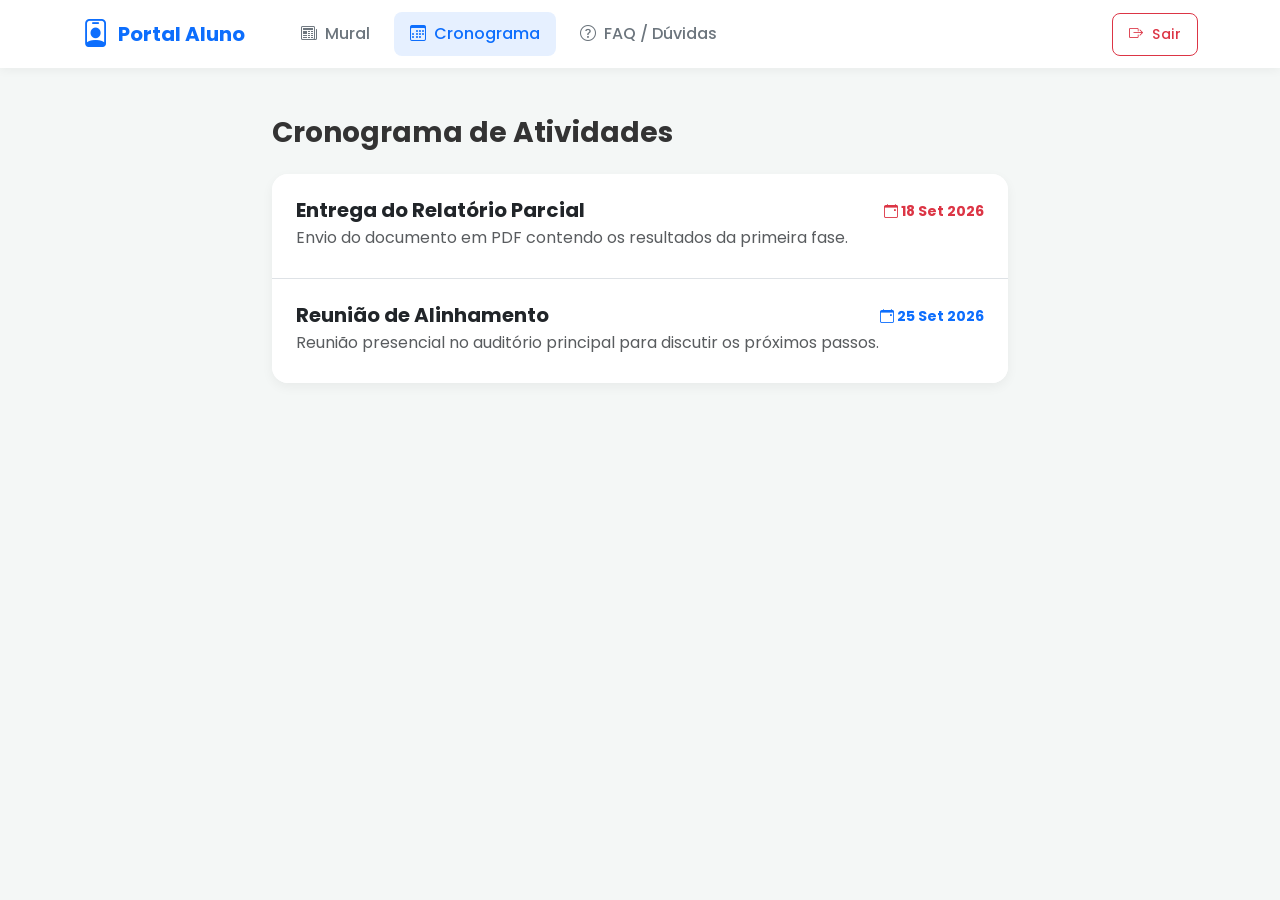
<file: MaisCoordenador1/cronograma_aluno.html>
<!DOCTYPE html>
<html lang="pt-BR">
<head>
    <meta charset="UTF-8">
    <meta name="viewport" content="width=device-width, initial-scale=1.0">
    <title>Cronograma - Portal do Aluno</title>
    <link href="https://cdn.jsdelivr.net/npm/bootstrap@5.3.2/dist/css/bootstrap.min.css" rel="stylesheet">
    <link href="https://cdn.jsdelivr.net/npm/bootstrap-icons@1.11.1/font/bootstrap-icons.css" rel="stylesheet">
    <link href="estilo.css" rel="stylesheet">
</head>
<body>
    <!-- NAVBAR -->
    <nav class="navbar navbar-expand-lg navbar-aluno sticky-top">
        <div class="container">
            <a class="navbar-brand d-flex align-items-center gap-2 fw-bold text-primary" href="painel_aluno.html">
                <i class="bi bi-person-badge fs-3"></i> Portal Aluno
            </a>
            <button class="navbar-toggler" type="button" data-bs-toggle="collapse" data-bs-target="#menu">
                <span class="navbar-toggler-icon"></span>
            </button>
            <div class="collapse navbar-collapse" id="menu">
                <ul class="navbar-nav me-auto mb-2 mb-lg-0 ms-4 gap-2">
                    <li class="nav-item"><a class="nav-link" href="painel_aluno.html"><i class="bi bi-newspaper me-1"></i> Mural</a></li>
                    <li class="nav-item"><a class="nav-link active" href="cronograma_aluno.html"><i class="bi bi-calendar3 me-1"></i> Cronograma</a></li>
                    <li class="nav-item"><a class="nav-link" href="duvidas_aluno.html"><i class="bi bi-question-circle me-1"></i> FAQ / Dúvidas</a></li>
                </ul>
                <a href="index.html" class="btn btn-outline-danger btn-sm px-3"><i class="bi bi-box-arrow-right me-1"></i> Sair</a>
            </div>
        </div>
    </nav>

    <!-- CONTEÚDO DO CRONOGRAMA -->
    <div class="container mt-5 mb-5">
        <div class="row justify-content-center">
            <div class="col-12 col-lg-8">
                <h3 class="fw-bold mb-4">Cronograma de Atividades</h3>
                
                <div class="card p-0 overflow-hidden mb-4">
                    <div class="list-group list-group-flush">
                        <div class="list-group-item p-4">
                            <div class="d-flex w-100 justify-content-between align-items-center">
                                <h5 class="mb-1 fw-bold">Entrega do Relatório Parcial</h5>
                                <small class="text-danger fw-bold"><i class="bi bi-calendar-event"></i> 18 Set 2026</small>
                            </div>
                            <p class="mb-1 text-muted">Envio do documento em PDF contendo os resultados da primeira fase.</p>
                        </div>
                        <div class="list-group-item p-4">
                            <div class="d-flex w-100 justify-content-between align-items-center">
                                <h5 class="mb-1 fw-bold">Reunião de Alinhamento</h5>
                                <small class="text-primary fw-bold"><i class="bi bi-calendar-event"></i> 25 Set 2026</small>
                            </div>
                            <p class="mb-1 text-muted">Reunião presencial no auditório principal para discutir os próximos passos.</p>
                        </div>
                    </div>
                </div>
            </div>
        </div>
    </div>
    <script src="https://cdn.jsdelivr.net/npm/bootstrap@5.3.2/dist/js/bootstrap.bundle.min.js"></script>
</body>
</html>
</file>
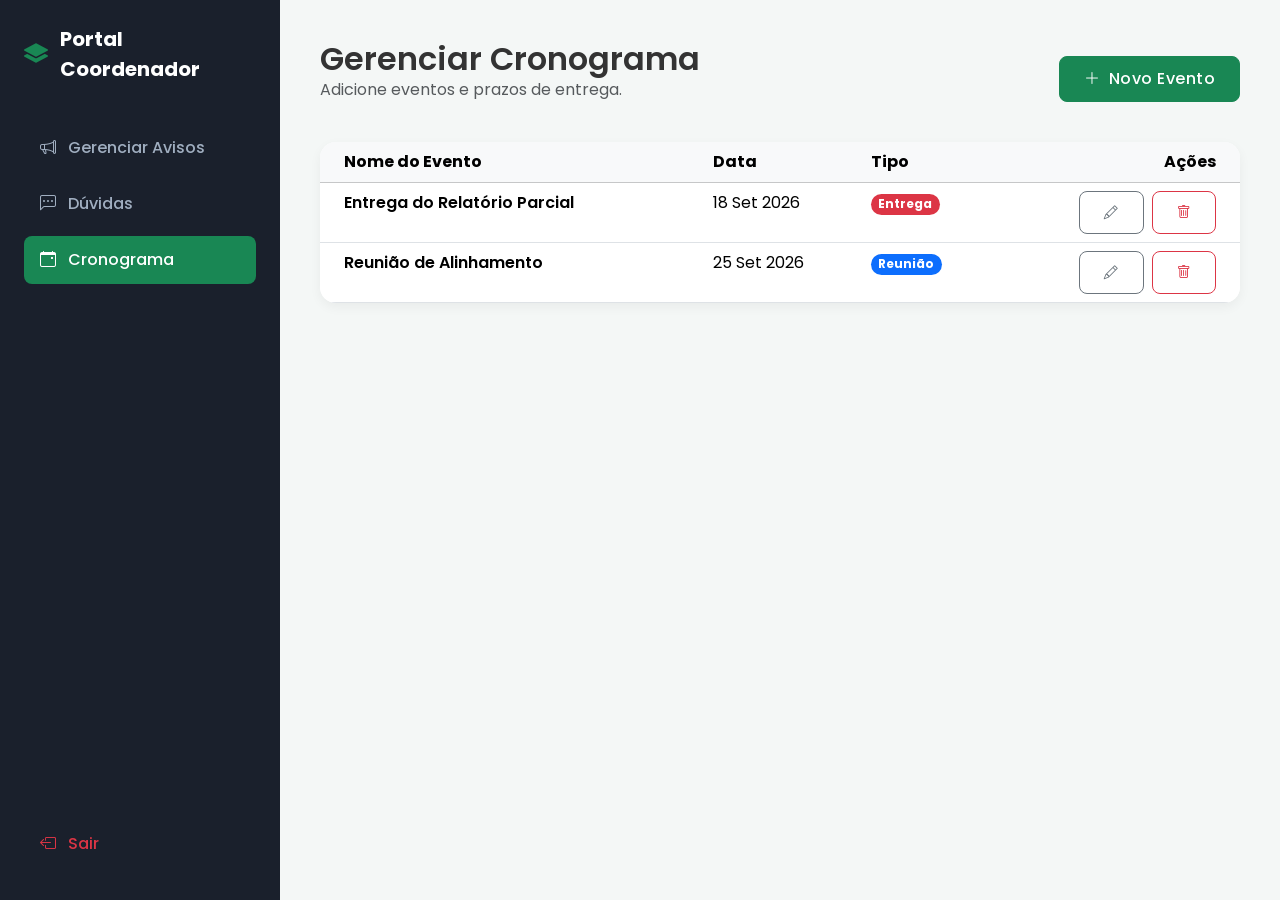
<file: MaisCoordenador1/cronograma_coord.html>
<!DOCTYPE html>
<html lang="pt-BR">
<head>
    <meta charset="UTF-8">
    <meta name="viewport" content="width=device-width, initial-scale=1.0">
    <title>Painel da Coordenação - Cronograma</title>
    <link href="https://cdn.jsdelivr.net/npm/bootstrap@5.3.2/dist/css/bootstrap.min.css" rel="stylesheet">
    <link href="https://cdn.jsdelivr.net/npm/bootstrap-icons@1.11.1/font/bootstrap-icons.css" rel="stylesheet">
    <link href="estilo.css" rel="stylesheet">
</head>
<body>
    <div class="dashboard-wrapper">
        <!-- SIDEBAR -->
        <div class="sidebar">
            <div class="brand"><i class="bi bi-layers-fill text-success fs-4"></i> Portal Coordenador</div>
            <nav class="nav flex-column mb-auto">
                <a href="painel_coord.html" class="nav-link-sidebar"><i class="bi bi-megaphone"></i> Gerenciar Avisos</a>
                <a href="duvidas_coord.html" class="nav-link-sidebar"><i class="bi bi-chat-left-dots"></i> Dúvidas</a>
                <a href="cronograma_coord.html" class="nav-link-sidebar active"><i class="bi bi-calendar-event"></i> Cronograma</a>
            </nav>
            <a href="index.html" class="nav-link-sidebar mt-auto text-danger"><i class="bi bi-box-arrow-left"></i> Sair</a>
        </div>

        <!-- CONTEÚDO -->
        <div class="main-content">
            <div class="d-flex justify-content-between align-items-center mb-4">
                <div>
                    <h2 class="mb-0">Gerenciar Cronograma</h2>
                    <p class="text-muted">Adicione eventos e prazos de entrega.</p>
                </div>
                <!-- Botão que abre o Modal de Novo Evento -->
                <button class="btn btn-success" data-bs-toggle="modal" data-bs-target="#modalNovoEvento">
                    <i class="bi bi-plus-lg me-2"></i>Novo Evento
                </button>
            </div>

            <div class="card p-0 overflow-hidden">
                <table class="table table-hover mb-0">
                    <thead class="table-light">
                        <tr>
                            <th class="ps-4">Nome do Evento</th>
                            <th>Data</th>
                            <th>Tipo</th>
                            <th class="text-end pe-4">Ações</th>
                        </tr>
                    </thead>
                    <tbody>
                        <tr>
                            <td class="ps-4 fw-semibold">Entrega do Relatório Parcial</td>
                            <td>18 Set 2026</td>
                            <td><span class="badge bg-danger rounded-pill">Entrega</span></td>
                            <td class="text-end pe-4">
                                <button class="btn btn-sm btn-outline-secondary me-1"><i class="bi bi-pencil"></i></button>
                                <button class="btn btn-sm btn-outline-danger"><i class="bi bi-trash"></i></button>
                            </td>
                        </tr>
                        <tr>
                            <td class="ps-4 fw-semibold">Reunião de Alinhamento</td>
                            <td>25 Set 2026</td>
                            <td><span class="badge bg-primary rounded-pill">Reunião</span></td>
                            <td class="text-end pe-4">
                                <button class="btn btn-sm btn-outline-secondary me-1"><i class="bi bi-pencil"></i></button>
                                <button class="btn btn-sm btn-outline-danger"><i class="bi bi-trash"></i></button>
                            </td>
                        </tr>
                    </tbody>
                </table>
            </div>
        </div>
    </div>

    <!-- MODAL: NOVO EVENTO -->
    <div class="modal fade" id="modalNovoEvento" tabindex="-1">
        <div class="modal-dialog modal-dialog-centered">
            <div class="modal-content" style="border-radius: 16px; border: none;">
                <div class="modal-header border-bottom-0">
                    <h5 class="modal-title fw-bold">Adicionar ao Cronograma</h5>
                    <button type="button" class="btn-close" data-bs-dismiss="modal"></button>
                </div>
                <div class="modal-body">
                    <form>
                        <div class="mb-3">
                            <label class="form-label fw-semibold">Nome do Evento/Prazo</label>
                            <input type="text" class="form-control" placeholder="Ex: Prazo Final...">
                        </div>
                        <div class="row">
                            <div class="col-6 mb-3">
                                <label class="form-label fw-semibold">Data</label>
                                <input type="date" class="form-control">
                            </div>
                            <div class="col-6 mb-3">
                                <label class="form-label fw-semibold">Tipo</label>
                                <select class="form-select" style="border-radius: 8px;">
                                    <option>Entrega</option>
                                    <option>Reunião</option>
                                    <option>Apresentação</option>
                                </select>
                            </div>
                        </div>
                        <div class="mb-3">
                            <label class="form-label fw-semibold">Descrição (Opcional)</label>
                            <textarea class="form-control" rows="2"></textarea>
                        </div>
                    </form>
                </div>
                <div class="modal-footer border-top-0">
                    <button type="button" class="btn btn-light" data-bs-dismiss="modal">Cancelar</button>
                    <button type="button" class="btn btn-success">Salvar Evento</button>
                </div>
            </div>
        </div>
    </div>

    <script src="https://cdn.jsdelivr.net/npm/bootstrap@5.3.2/dist/js/bootstrap.bundle.min.js"></script>
</body>
</html>
</file>
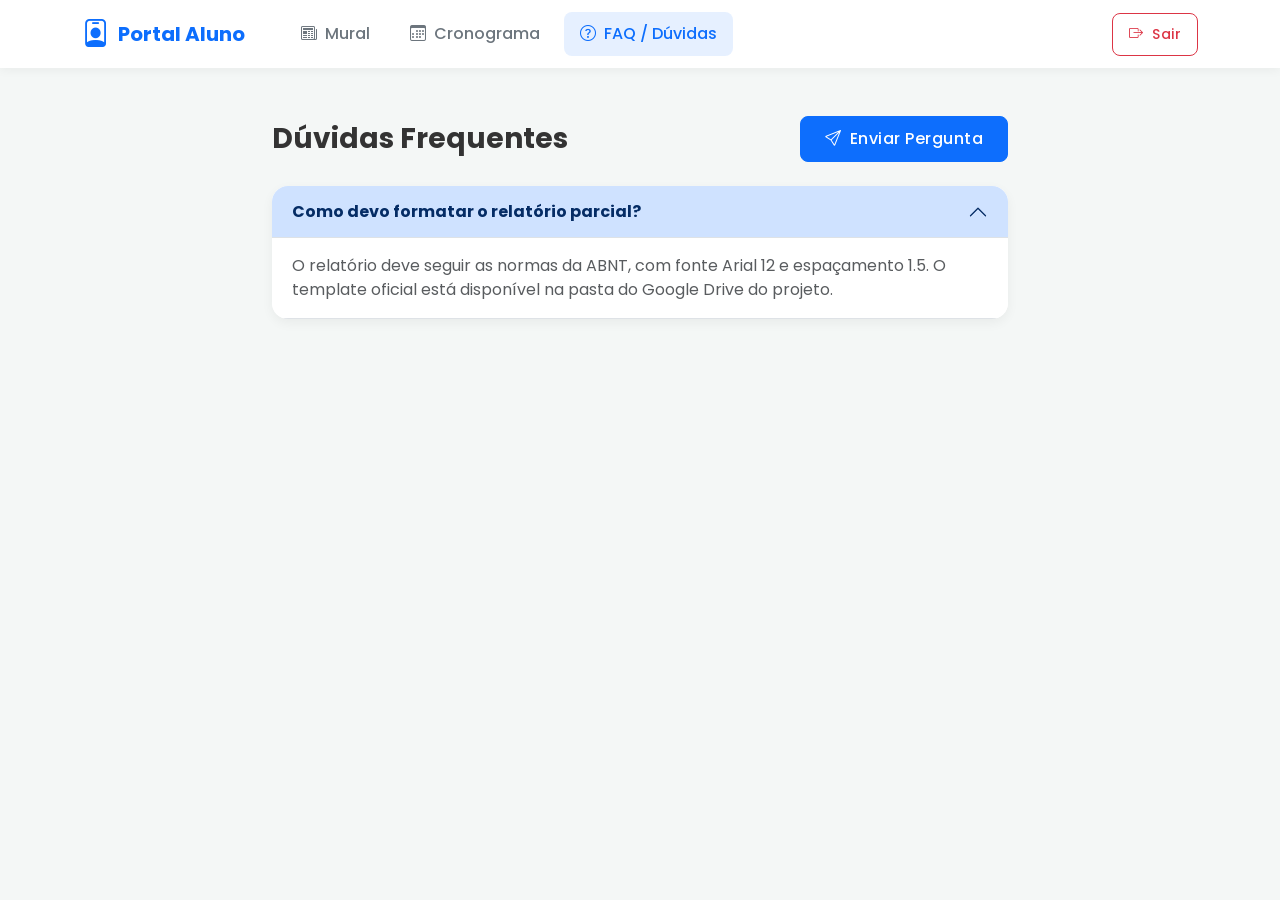
<file: MaisCoordenador1/duvidas_aluno.html>
<!DOCTYPE html>
<html lang="pt-BR">
<head>
    <meta charset="UTF-8">
    <meta name="viewport" content="width=device-width, initial-scale=1.0">
    <title>Dúvidas - Portal do Aluno</title>
    <link href="https://cdn.jsdelivr.net/npm/bootstrap@5.3.2/dist/css/bootstrap.min.css" rel="stylesheet">
    <link href="https://cdn.jsdelivr.net/npm/bootstrap-icons@1.11.1/font/bootstrap-icons.css" rel="stylesheet">
    <link href="estilo.css" rel="stylesheet">
</head>
<body>
    <!-- NAVBAR -->
    <nav class="navbar navbar-expand-lg navbar-aluno sticky-top">
        <div class="container">
            <a class="navbar-brand d-flex align-items-center gap-2 fw-bold text-primary" href="painel_aluno.html">
                <i class="bi bi-person-badge fs-3"></i> Portal Aluno
            </a>
            <button class="navbar-toggler" type="button" data-bs-toggle="collapse" data-bs-target="#menu">
                <span class="navbar-toggler-icon"></span>
            </button>
            <div class="collapse navbar-collapse" id="menu">
                <ul class="navbar-nav me-auto mb-2 mb-lg-0 ms-4 gap-2">
                    <li class="nav-item"><a class="nav-link" href="painel_aluno.html"><i class="bi bi-newspaper me-1"></i> Mural</a></li>
                    <li class="nav-item"><a class="nav-link" href="cronograma_aluno.html"><i class="bi bi-calendar3 me-1"></i> Cronograma</a></li>
                    <li class="nav-item"><a class="nav-link active" href="duvidas_aluno.html"><i class="bi bi-question-circle me-1"></i> FAQ / Dúvidas</a></li>
                </ul>
                <a href="index.html" class="btn btn-outline-danger btn-sm px-3"><i class="bi bi-box-arrow-right me-1"></i> Sair</a>
            </div>
        </div>
    </nav>

    <!-- CONTEÚDO DAS DÚVIDAS -->
    <div class="container mt-5 mb-5">
        <div class="row justify-content-center">
            <div class="col-12 col-lg-8">
                
                <div class="d-flex justify-content-between align-items-center mb-4">
                    <h3 class="fw-bold mb-0">Dúvidas Frequentes</h3>
                    <button type="button" class="btn btn-primary" data-bs-toggle="modal" data-bs-target="#modalNovaDuvida">
                        <i class="bi bi-send me-2"></i>Enviar Pergunta
                    </button>
                </div>
                
                <div class="accordion card overflow-hidden p-0" id="accordionDuvidas">
                    <div class="accordion-item border-0 border-bottom">
                        <h2 class="accordion-header">
                            <button class="accordion-button fw-bold" type="button" data-bs-toggle="collapse" data-bs-target="#pergunta1">
                                Como devo formatar o relatório parcial?
                            </button>
                        </h2>
                        <div id="pergunta1" class="accordion-collapse collapse show" data-bs-parent="#accordionDuvidas">
                            <div class="accordion-body text-muted">
                                O relatório deve seguir as normas da ABNT, com fonte Arial 12 e espaçamento 1.5. O template oficial está disponível na pasta do Google Drive do projeto.
                            </div>
                        </div>
                    </div>
                </div>

            </div>
        </div>
    </div>

    <!-- MODAL -->
    <div class="modal fade" id="modalNovaDuvida" tabindex="-1">
        <div class="modal-dialog modal-dialog-centered">
            <div class="modal-content" style="border-radius: 16px; border: none;">
                <div class="modal-header border-bottom-0">
                    <h5 class="modal-title fw-bold">Enviar Nova Dúvida</h5>
                    <button type="button" class="btn-close" data-bs-dismiss="modal"></button>
                </div>
                <div class="modal-body">
                    <p class="text-muted small">Sua pergunta será enviada para a coordenação. Quando respondida, ela poderá aparecer aqui no mural.</p>
                    <form>
                        <div class="mb-3">
                            <label class="form-label fw-semibold">Sua Pergunta</label>
                            <textarea class="form-control" rows="4" placeholder="Escreva sua dúvida de forma clara..."></textarea>
                        </div>
                    </form>
                </div>
                <div class="modal-footer border-top-0">
                    <button type="button" class="btn btn-light" data-bs-dismiss="modal">Cancelar</button>
                    <button type="button" class="btn btn-primary">Enviar Dúvida</button>
                </div>
            </div>
        </div>
    </div>
    <script src="https://cdn.jsdelivr.net/npm/bootstrap@5.3.2/dist/js/bootstrap.bundle.min.js"></script>
</body>
</html>
</file>
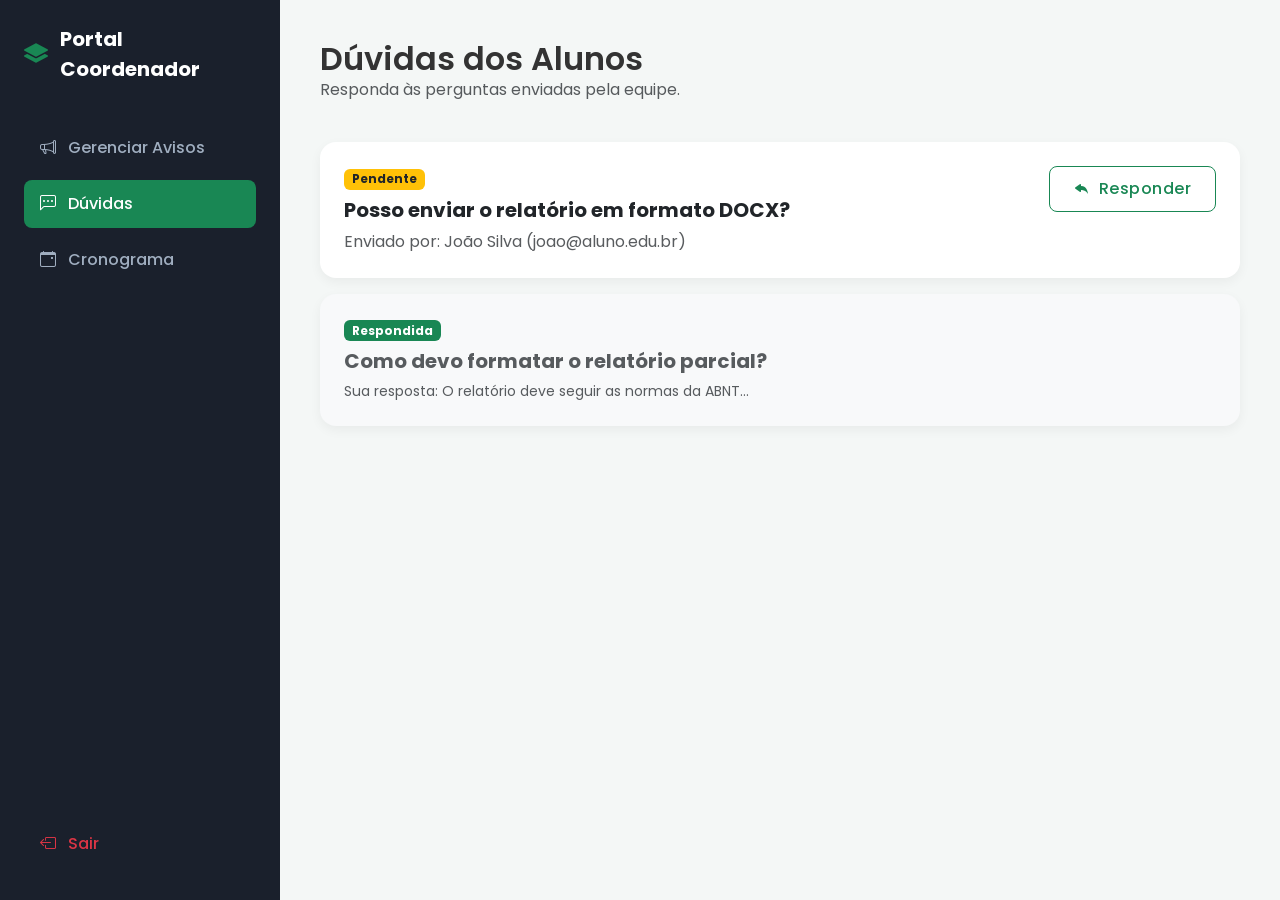
<file: MaisCoordenador1/duvidas_coord.html>
<!DOCTYPE html>
<html lang="pt-BR">
<head>
    <meta charset="UTF-8">
    <meta name="viewport" content="width=device-width, initial-scale=1.0">
    <title>Painel da Coordenação - Dúvidas</title>
    <link href="https://cdn.jsdelivr.net/npm/bootstrap@5.3.2/dist/css/bootstrap.min.css" rel="stylesheet">
    <link href="https://cdn.jsdelivr.net/npm/bootstrap-icons@1.11.1/font/bootstrap-icons.css" rel="stylesheet">
    <link href="estilo.css" rel="stylesheet">
</head>
<body>
    <div class="dashboard-wrapper">
        <!-- SIDEBAR -->
        <div class="sidebar">
            <div class="brand"><i class="bi bi-layers-fill text-success fs-4"></i> Portal Coordenador</div>
            <nav class="nav flex-column mb-auto">
                <a href="painel_coord.html" class="nav-link-sidebar"><i class="bi bi-megaphone"></i> Gerenciar Avisos</a>
                <a href="duvidas_coord.html" class="nav-link-sidebar active"><i class="bi bi-chat-left-dots"></i> Dúvidas</a>
                <a href="painel_coord.html" class="nav-link-sidebar"><i class="bi bi-calendar-event"></i> Cronograma</a>
            </nav>
            <a href="index.html" class="nav-link-sidebar mt-auto text-danger"><i class="bi bi-box-arrow-left"></i> Sair</a>
        </div>

        <!-- CONTEÚDO -->
        <div class="main-content">
            <div class="d-flex justify-content-between align-items-center mb-4">
                <div>
                    <h2 class="mb-0">Dúvidas dos Alunos</h2>
                    <p class="text-muted">Responda às perguntas enviadas pela equipe.</p>
                </div>
            </div>

            <!-- Lista de Dúvidas -->
            <div class="card mb-3 p-4">
                <div class="d-flex justify-content-between align-items-start">
                    <div>
                        <span class="badge bg-warning text-dark mb-2">Pendente</span>
                        <h5 class="fw-bold">Posso enviar o relatório em formato DOCX?</h5>
                        <p class="text-muted mb-0">Enviado por: João Silva (joao@aluno.edu.br)</p>
                    </div>
                    <!-- Botão que abre o Modal de Resposta -->
                    <button class="btn btn-outline-success" data-bs-toggle="modal" data-bs-target="#modalResponder">
                        <i class="bi bi-reply-fill me-2"></i>Responder
                    </button>
                </div>
            </div>
            
            <div class="card mb-3 p-4 bg-light">
                <div class="d-flex justify-content-between align-items-start">
                    <div>
                        <span class="badge bg-success mb-2">Respondida</span>
                        <h5 class="fw-bold text-muted">Como devo formatar o relatório parcial?</h5>
                        <p class="text-muted mb-0 small">Sua resposta: O relatório deve seguir as normas da ABNT...</p>
                    </div>
                </div>
            </div>
        </div>
    </div>

    <!-- MODAL: RESPONDER DÚVIDA -->
    <div class="modal fade" id="modalResponder" tabindex="-1">
        <div class="modal-dialog modal-dialog-centered">
            <div class="modal-content" style="border-radius: 16px; border: none;">
                <div class="modal-header border-bottom-0">
                    <h5 class="modal-title fw-bold">Responder Dúvida</h5>
                    <button type="button" class="btn-close" data-bs-dismiss="modal"></button>
                </div>
                <div class="modal-body">
                    <div class="p-3 bg-light rounded mb-3">
                        <p class="mb-0 fw-semibold">"Posso enviar o relatório em formato DOCX?"</p>
                    </div>
                    <form>
                        <div class="mb-3">
                            <label class="form-label fw-semibold">Sua Resposta</label>
                            <textarea class="form-control" rows="4" placeholder="Digite a resposta aqui..."></textarea>
                        </div>
                    </form>
                </div>
                <div class="modal-footer border-top-0">
                    <button type="button" class="btn btn-light" data-bs-dismiss="modal">Cancelar</button>
                    <button type="button" class="btn btn-success">Enviar Resposta</button>
                </div>
            </div>
        </div>
    </div>

    <script src="https://cdn.jsdelivr.net/npm/bootstrap@5.3.2/dist/js/bootstrap.bundle.min.js"></script>
</body>
</html>
</file>
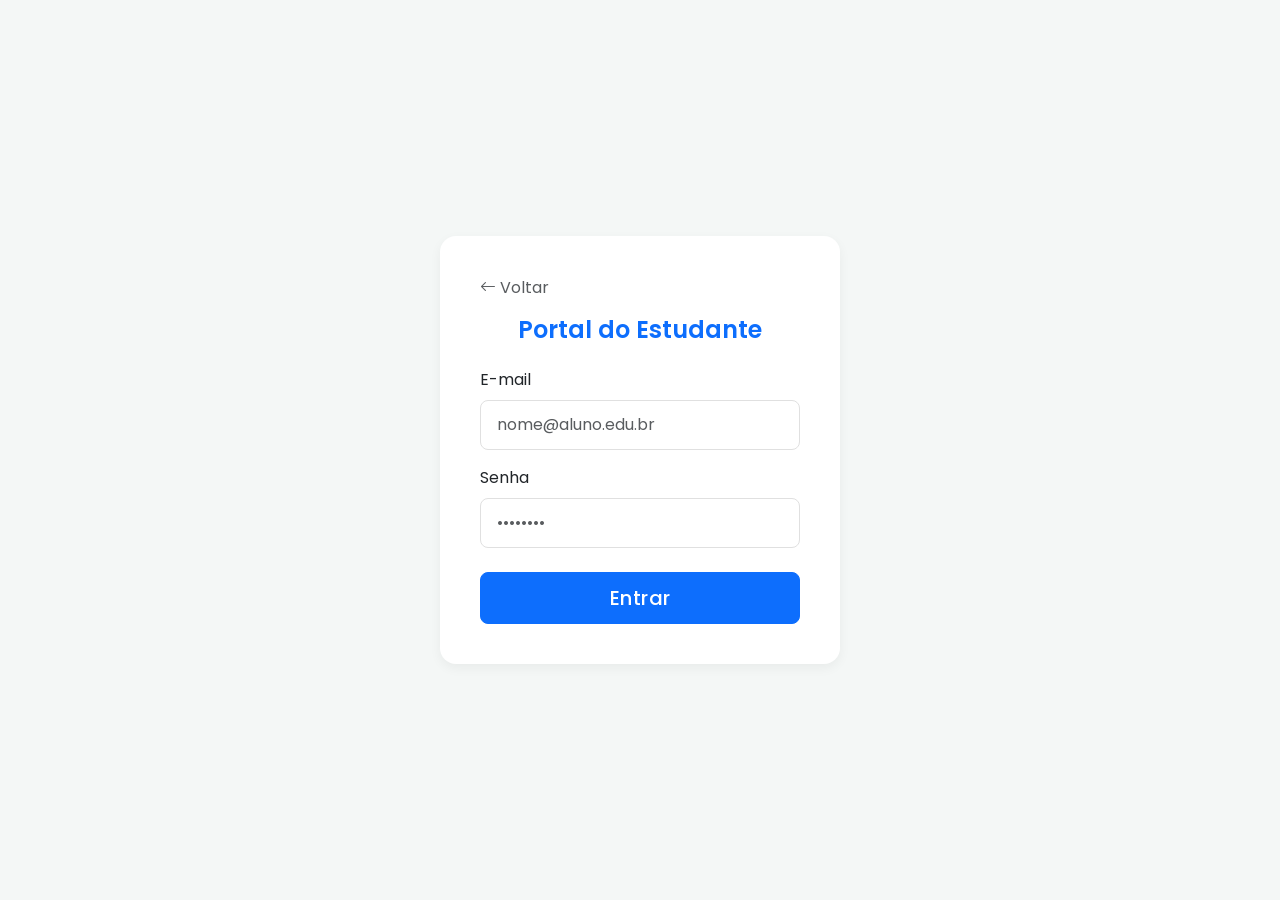
<file: MaisCoordenador1/login_aluno.html>
<!DOCTYPE html>
<html lang="pt-BR">
<head>
    <meta charset="UTF-8">
    <meta name="viewport" content="width=device-width, initial-scale=1.0">
    <title>Login - Aluno</title>
    <link href="https://cdn.jsdelivr.net/npm/bootstrap@5.3.2/dist/css/bootstrap.min.css" rel="stylesheet">
    <link href="https://cdn.jsdelivr.net/npm/bootstrap-icons@1.11.1/font/bootstrap-icons.css" rel="stylesheet">
    <link href="estilo.css" rel="stylesheet">
    <style>
        body { height: 100vh; display: flex; align-items: center; justify-content: center; }
        .login-card { width: 100%; max-width: 400px; }
    </style>
</head>
<body>
    <div class="container d-flex justify-content-center">
        <div class="card login-card p-4">
            <div class="card-body">
                <a href="index.html" class="text-decoration-none text-muted mb-3 d-inline-block"><i class="bi bi-arrow-left"></i> Voltar</a>
                <h4 class="text-center mb-4 text-primary">Portal do Estudante</h4>
                <form>
                    <div class="mb-3">
                        <label class="form-label">E-mail</label>
                        <input type="email" class="form-control" placeholder="nome@aluno.edu.br">
                    </div>
                    <div class="mb-3">
                        <label class="form-label">Senha</label>
                        <input type="password" class="form-control" placeholder="••••••••">
                    </div>
                    <div class="d-grid mt-4">
                        <a href="painel_aluno.html" class="btn btn-primary btn-lg">Entrar</a>
                    </div>
                </form>
            </div>
        </div>
    </div>
</body>
</html>
</file>
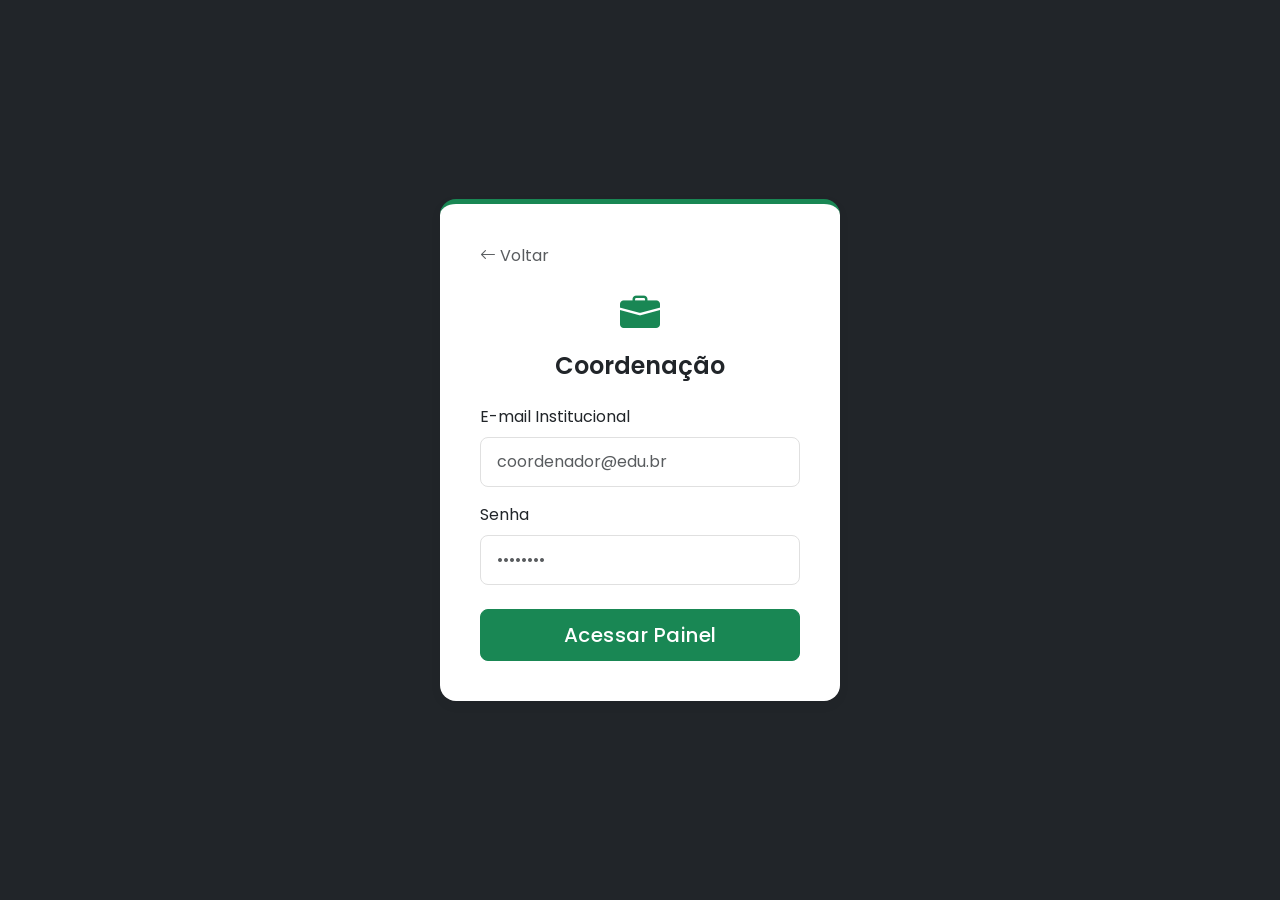
<file: MaisCoordenador1/login_coord.html>
<!DOCTYPE html>
<html lang="pt-BR">
<head>
    <meta charset="UTF-8">
    <meta name="viewport" content="width=device-width, initial-scale=1.0">
    <title>Login - Coordenação</title>
    <link href="https://cdn.jsdelivr.net/npm/bootstrap@5.3.2/dist/css/bootstrap.min.css" rel="stylesheet">
    <link href="https://cdn.jsdelivr.net/npm/bootstrap-icons@1.11.1/font/bootstrap-icons.css" rel="stylesheet">
    <link href="estilo.css" rel="stylesheet">
    <style>
        body { background-color: #212529; height: 100vh; display: flex; align-items: center; justify-content: center; }
        .login-card { width: 100%; max-width: 400px; border-top: 5px solid #198754; }
    </style>
</head>
<body>
    <div class="container d-flex justify-content-center">
        <div class="card login-card p-4 bg-white">
            <div class="card-body">
                <a href="index.html" class="text-decoration-none text-muted mb-3 d-inline-block"><i class="bi bi-arrow-left"></i> Voltar</a>
                <div class="text-center mb-4">
                    <i class="bi bi-briefcase-fill text-success fs-1"></i>
                    <h4 class="mt-2">Coordenação</h4>
                </div>
                <form>
                    <div class="mb-3">
                        <label class="form-label">E-mail Institucional</label>
                        <input type="email" class="form-control" placeholder="coordenador@edu.br">
                    </div>
                    <div class="mb-4">
                        <label class="form-label">Senha</label>
                        <input type="password" class="form-control" placeholder="••••••••">
                    </div>
                    <div class="d-grid">
                        <a href="painel_coord.html" class="btn btn-success btn-lg">Acessar Painel</a>
                    </div>
                </form>
            </div>
        </div>
    </div>
</body>
</html>
</file>
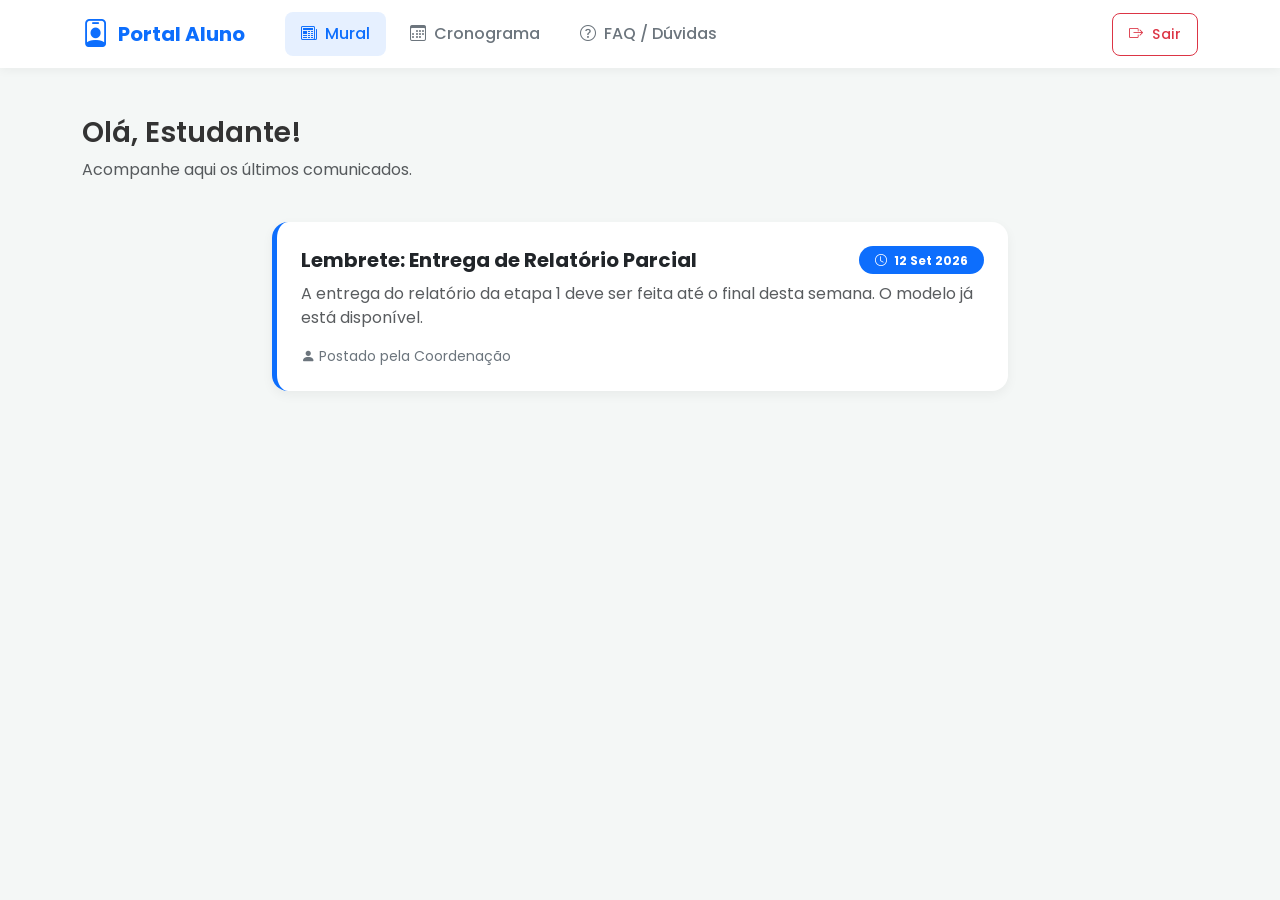
<file: MaisCoordenador1/painel_aluno.html>
<!DOCTYPE html>
<html lang="pt-BR">
<head>
    <meta charset="UTF-8">
    <meta name="viewport" content="width=device-width, initial-scale=1.0">
    <title>Portal do Aluno</title>
    <link href="https://cdn.jsdelivr.net/npm/bootstrap@5.3.2/dist/css/bootstrap.min.css" rel="stylesheet">
    <link href="https://cdn.jsdelivr.net/npm/bootstrap-icons@1.11.1/font/bootstrap-icons.css" rel="stylesheet">
    <link href="estilo.css" rel="stylesheet">
</head>
<body>
    <!-- NAVBAR -->
    <nav class="navbar navbar-expand-lg navbar-aluno sticky-top">
        <div class="container">
            <a class="navbar-brand d-flex align-items-center gap-2 fw-bold text-primary" href="painel_aluno.html">
                <i class="bi bi-person-badge fs-3"></i> Portal Aluno
            </a>
            <button class="navbar-toggler" type="button" data-bs-toggle="collapse" data-bs-target="#menu">
                <span class="navbar-toggler-icon"></span>
            </button>
            <div class="collapse navbar-collapse" id="menu">
                <ul class="navbar-nav me-auto mb-2 mb-lg-0 ms-4 gap-2">
                    <li class="nav-item"><a class="nav-link active" href="painel_aluno.html"><i class="bi bi-newspaper me-1"></i> Mural</a></li>
                    <li class="nav-item"><a class="nav-link" href="cronograma_aluno.html"><i class="bi bi-calendar3 me-1"></i> Cronograma</a></li>
                    <li class="nav-item"><a class="nav-link" href="duvidas_aluno.html"><i class="bi bi-question-circle me-1"></i> FAQ / Dúvidas</a></li>
                </ul>
                <a href="index.html" class="btn btn-outline-danger btn-sm px-3"><i class="bi bi-box-arrow-right me-1"></i> Sair</a>
            </div>
        </div>
    </nav>

    <!-- MURAL -->
    <div class="container mt-5 mb-5">
        <div class="row mb-4">
            <div class="col-12 text-center text-md-start">
                <h3>Olá, Estudante!</h3>
                <p class="text-muted">Acompanhe aqui os últimos comunicados.</p>
            </div>
        </div>

        <div class="row justify-content-center">
            <div class="col-12 col-lg-8">
                <!-- CARD AVISO -->
                <div class="card mb-4" style="border-left: 5px solid #0d6efd;">
                    <div class="card-body p-4">
                        <div class="d-flex justify-content-between align-items-center mb-2">
                            <h5 class="card-title fw-bold text-dark mb-0">Lembrete: Entrega de Relatório Parcial</h5>
                            <span class="badge bg-primary rounded-pill px-3 py-2"><i class="bi bi-clock me-1"></i> 12 Set 2026</span>
                        </div>
                        <p class="card-text text-muted">A entrega do relatório da etapa 1 deve ser feita até o final desta semana. O modelo já está disponível.</p>
                        <p class="text-secondary small mb-0"><i class="bi bi-person-fill"></i> Postado pela Coordenação</p>
                    </div>
                </div>
            </div>
        </div>
    </div>
    <script src="https://cdn.jsdelivr.net/npm/bootstrap@5.3.2/dist/js/bootstrap.bundle.min.js"></script>
</body>
</html>
</file>
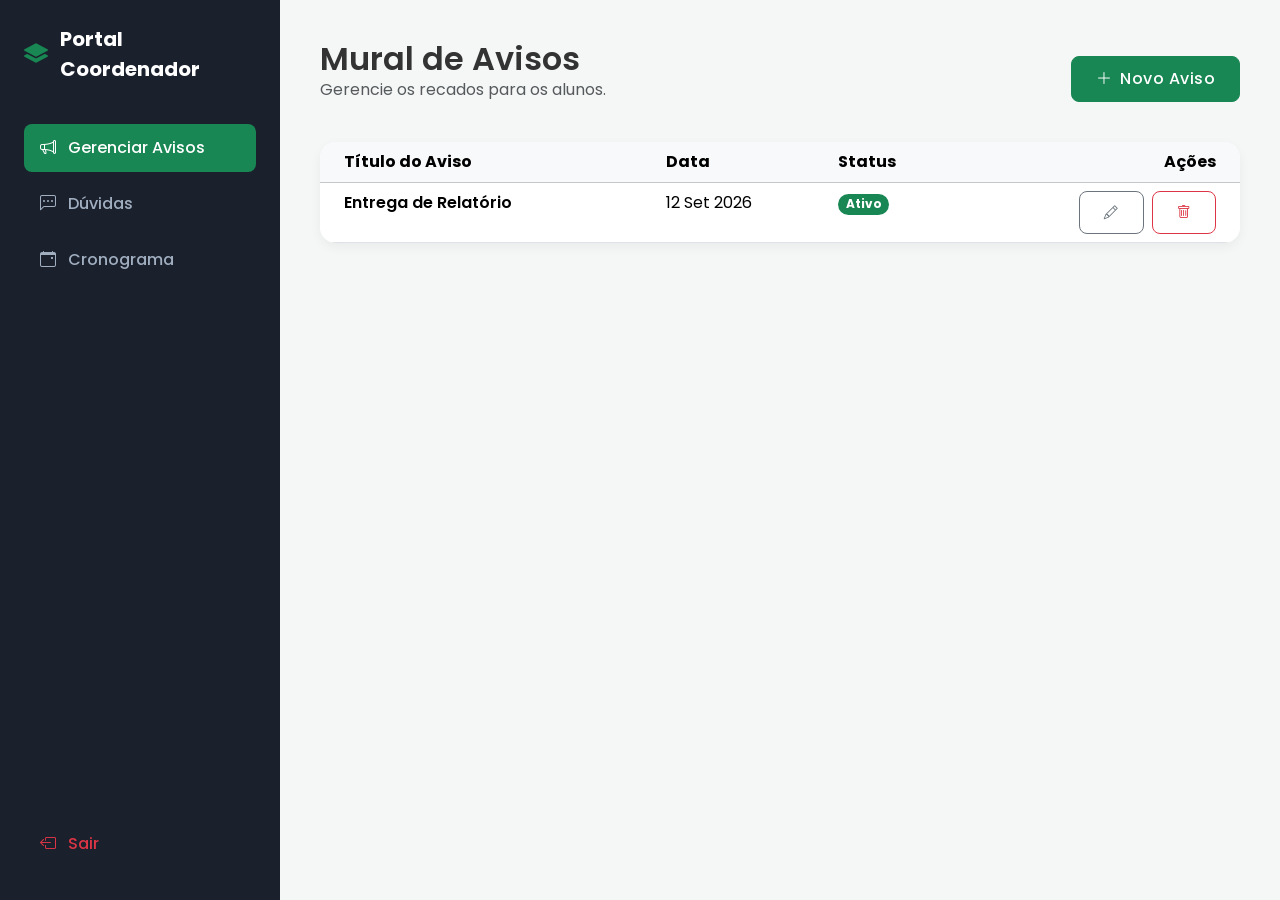
<file: MaisCoordenador1/painel_coord.html>
<!DOCTYPE html>
<html lang="pt-BR">
<head>
    <meta charset="UTF-8">
    <meta name="viewport" content="width=device-width, initial-scale=1.0">
    <title>Painel da Coordenação - Avisos</title>
    <link href="https://cdn.jsdelivr.net/npm/bootstrap@5.3.2/dist/css/bootstrap.min.css" rel="stylesheet">
    <link href="https://cdn.jsdelivr.net/npm/bootstrap-icons@1.11.1/font/bootstrap-icons.css" rel="stylesheet">
    <link href="estilo.css" rel="stylesheet">
</head>
<body>
    <div class="dashboard-wrapper">
        <!-- SIDEBAR -->
        <div class="sidebar">
            <div class="brand"><i class="bi bi-layers-fill text-success fs-4"></i> Portal Coordenador</div>
            <nav class="nav flex-column mb-auto">
                <a href="painel_coord.html" class="nav-link-sidebar active"><i class="bi bi-megaphone"></i> Gerenciar Avisos</a>
                <a href="duvidas_coord.html" class="nav-link-sidebar"><i class="bi bi-chat-left-dots"></i> Dúvidas</a>
                <a href="cronograma_coord.html" class="nav-link-sidebar"><i class="bi bi-calendar-event"></i> Cronograma</a>
            </nav>
            <a href="index.html" class="nav-link-sidebar mt-auto text-danger"><i class="bi bi-box-arrow-left"></i> Sair</a>
        </div>

        <!-- CONTEÚDO -->
        <div class="main-content">
            <div class="d-flex justify-content-between align-items-center mb-4">
                <div>
                    <h2 class="mb-0">Mural de Avisos</h2>
                    <p class="text-muted">Gerencie os recados para os alunos.</p>
                </div>
                <!-- Botão que abre o Modal de Novo Aviso -->
                <button class="btn btn-success" data-bs-toggle="modal" data-bs-target="#modalNovoAviso">
                    <i class="bi bi-plus-lg me-2"></i>Novo Aviso
                </button>
            </div>

            <div class="card p-0 overflow-hidden">
                <table class="table table-hover mb-0">
                    <thead class="table-light">
                        <tr>
                            <th class="ps-4">Título do Aviso</th>
                            <th>Data</th>
                            <th>Status</th>
                            <th class="text-end pe-4">Ações</th>
                        </tr>
                    </thead>
                    <tbody>
                        <tr>
                            <td class="ps-4 fw-semibold">Entrega de Relatório</td>
                            <td>12 Set 2026</td>
                            <td><span class="badge bg-success rounded-pill">Ativo</span></td>
                            <td class="text-end pe-4">
                                <button class="btn btn-sm btn-outline-secondary me-1"><i class="bi bi-pencil"></i></button>
                                <button class="btn btn-sm btn-outline-danger"><i class="bi bi-trash"></i></button>
                            </td>
                        </tr>
                    </tbody>
                </table>
            </div>
        </div>
    </div>

    <!-- MODAL: NOVO AVISO -->
    <div class="modal fade" id="modalNovoAviso" tabindex="-1">
        <div class="modal-dialog modal-dialog-centered">
            <div class="modal-content" style="border-radius: 16px; border: none;">
                <div class="modal-header border-bottom-0">
                    <h5 class="modal-title fw-bold">Criar Novo Aviso</h5>
                    <button type="button" class="btn-close" data-bs-dismiss="modal"></button>
                </div>
                <div class="modal-body">
                    <form>
                        <div class="mb-3">
                            <label class="form-label fw-semibold">Título</label>
                            <input type="text" class="form-control" placeholder="Ex: Mudança de sala...">
                        </div>
                        <div class="mb-3">
                            <label class="form-label fw-semibold">Mensagem</label>
                            <textarea class="form-control" rows="4" placeholder="Escreva o recado aqui..."></textarea>
                        </div>
                    </form>
                </div>
                <div class="modal-footer border-top-0">
                    <button type="button" class="btn btn-light" data-bs-dismiss="modal">Cancelar</button>
                    <button type="button" class="btn btn-success">Publicar Aviso</button>
                </div>
            </div>
        </div>
    </div>

    <script src="https://cdn.jsdelivr.net/npm/bootstrap@5.3.2/dist/js/bootstrap.bundle.min.js"></script>
</body>
</html>
</file>
<file: MaisCoordenador1/estilo.css>
/* Fonte chata*/
@import url('https://fonts.googleapis.com/css2?family=Poppins:wght@300;400;500;600;700&display=swap');

/* Regras Gerais  */
body {
    font-family: 'Poppins', sans-serif;
    background-color: #f4f7f6; /* Um cinza levemente azulado/esverdeado bem claro */
    color: #333333;
}

/* Cards fofuchos */
.card {
    border: none;
    border-radius: 16px;
    box-shadow: 0 4px 12px rgba(0, 0, 0, 0.05);
    transition: all 0.3s ease;
}

/* Botãozinhos */
.btn {
    border-radius: 8px;
    font-weight: 500;
    padding: 10px 24px;
    letter-spacing: 0.5px;
}

.form-control {
    border-radius: 8px;
    border: 1px solid #e0e0e0;
    padding: 12px 16px;
}

.form-control:focus {
    box-shadow: 0 0 0 3px rgba(13, 110, 253, 0.15);
}

h1, h2, h3, h4, h5, h6 {
    font-weight: 600;
}

/* =========================================
   ESTILOS DO DASHBOARD (COORDENADOR)
   ========================================= */
.dashboard-wrapper {
    display: flex;
    min-height: 100vh;
    width: 100%;
}

.sidebar {
    width: 280px;
    background-color: #1a202c;
    color: #a0aec0;
    display: flex;
    flex-direction: column;
    padding: 24px;
}

.sidebar .brand {
    color: white;
    font-size: 1.25rem;
    font-weight: 700;
    margin-bottom: 40px;
    display: flex;
    align-items: center;
    gap: 12px;
}

.nav-link-sidebar {
    color: #a0aec0;
    text-decoration: none;
    padding: 12px 16px;
    border-radius: 8px;
    margin-bottom: 8px;
    display: flex;
    align-items: center;
    gap: 12px;
    transition: all 0.2s ease;
    font-weight: 500;
}

.nav-link-sidebar:hover {
    color: white;
    background-color: rgba(255, 255, 255, 0.05);
}

.nav-link-sidebar.active {
    color: white;
    background-color: #198754; 
}

.main-content {
    flex: 1;
    padding: 40px;
    background-color: #f4f7f6;
    overflow-y: auto;
}

/* =========================================
   ESTILOS DA NAVBAR (ALUNO)
   ========================================= */
.navbar-aluno {
    background-color: #ffffff;
    box-shadow: 0 2px 10px rgba(0,0,0,0.05);
}
.navbar-aluno .nav-link {
    font-weight: 500;
    color: #6c757d;
    padding: 10px 16px !important;
    border-radius: 8px;
    transition: all 0.2s;
}
.navbar-aluno .nav-link:hover {
    color: #0d6efd;
    background-color: #f8f9fa;
}
.navbar-aluno .nav-link.active {
    color: #0d6efd !important;
    background-color: rgba(13, 110, 253, 0.1);
}
</file>
